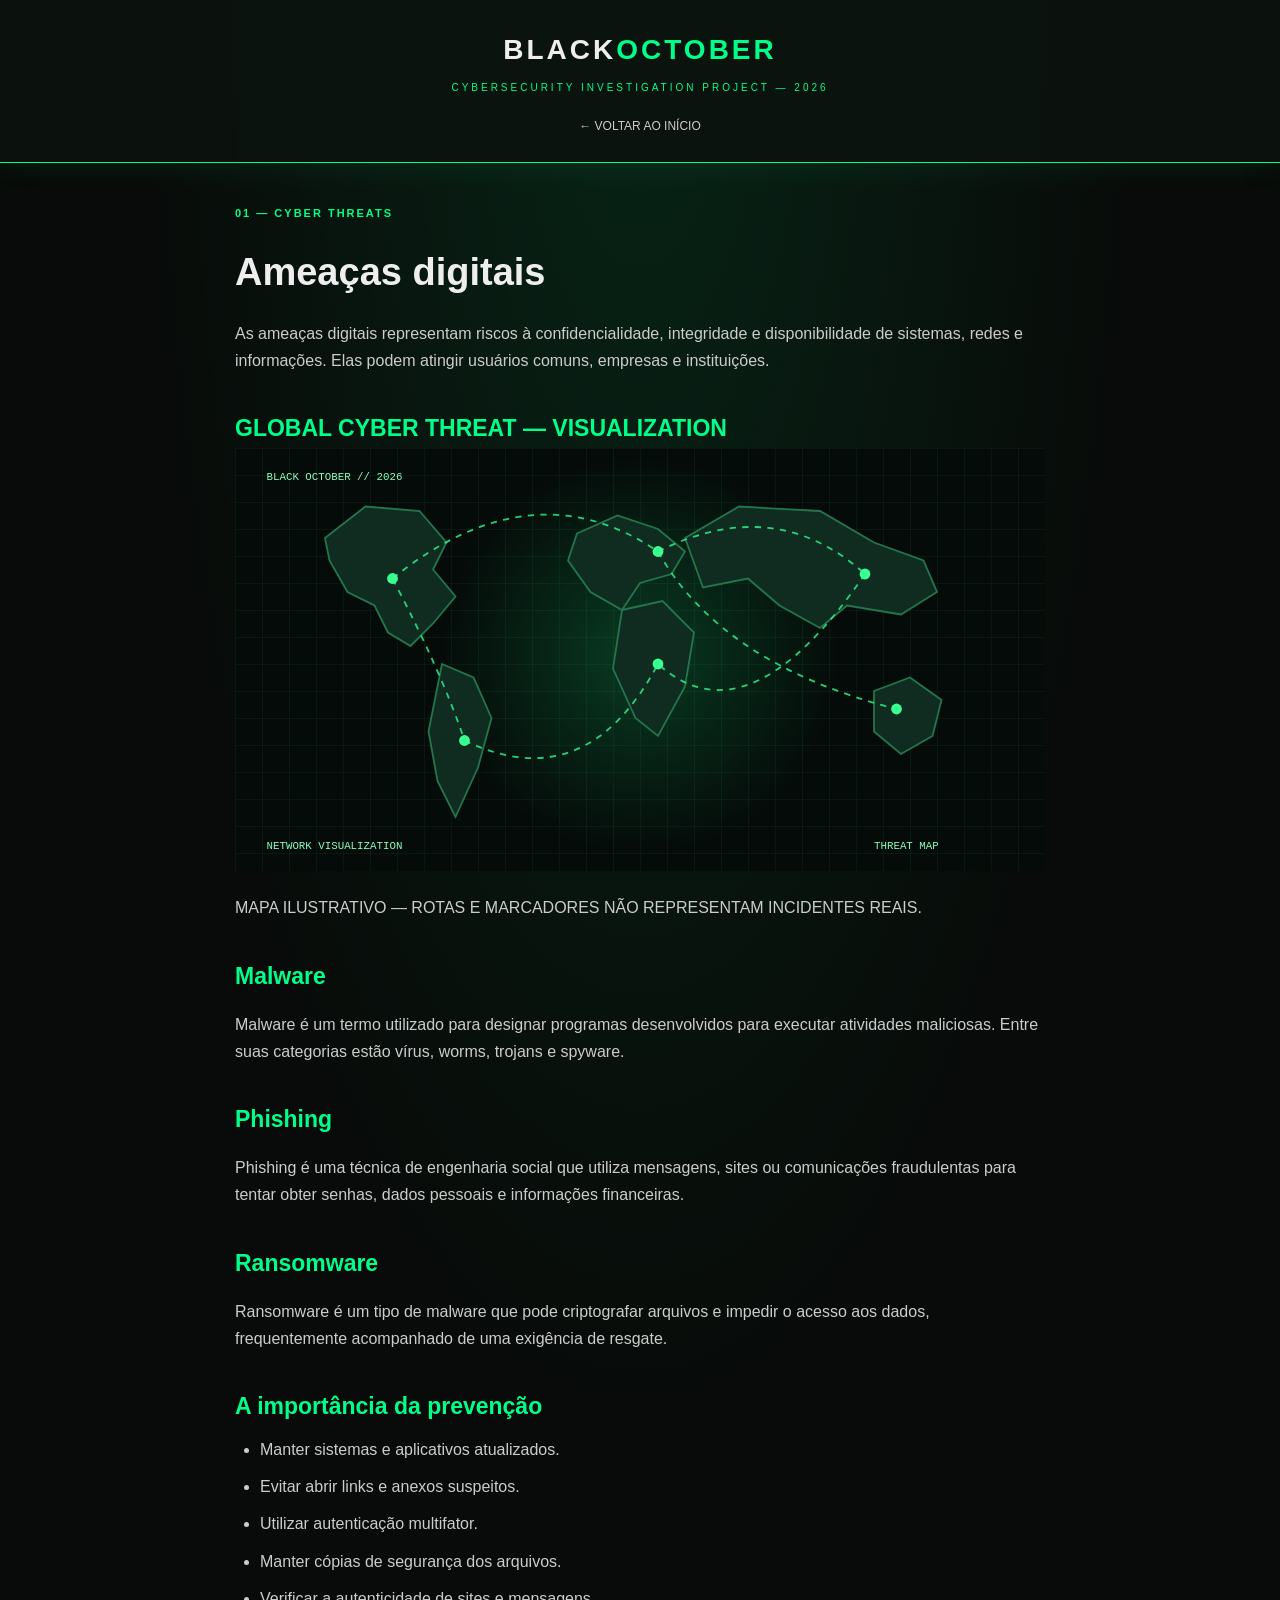
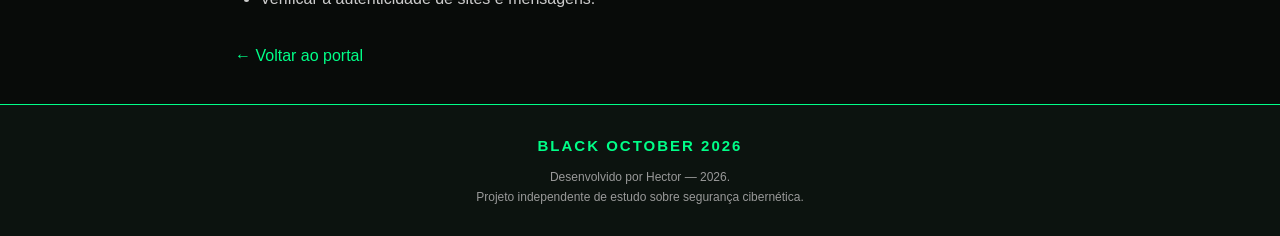
<file: ameacas.html>
<!DOCTYPE html>
<html lang="pt-BR">
<head>
    <meta charset="UTF-8">
    <meta name="viewport" content="width=device-width, initial-scale=1.0">
    <meta name="theme-color" content="#080b09">
    <meta name="description" content="Investigação educativa sobre malware, phishing, ransomware e ameaças digitais.">

    <title>Ameaças Digitais | BLACK OCTOBER 2026</title>

    <link rel="stylesheet" href="style.css">
</head>

<body>

<header>
    <a class="logo" href="index.html">
        BLACK<span>OCTOBER</span>
    </a>

    <p class="subtitle">CYBERSECURITY INVESTIGATION PROJECT — 2026</p>

    <nav>
        <a href="index.html">← Voltar ao início</a>
    </nav>
</header>

<main class="article">

    <span class="tag">01 — CYBER THREATS</span>

    <h1>Ameaças digitais</h1>

    <p>
        As ameaças digitais representam riscos à confidencialidade,
        integridade e disponibilidade de sistemas, redes e informações.
        Elas podem atingir usuários comuns, empresas e instituições.
    </p>

    <section class="cyber-map">
        <h2>GLOBAL CYBER THREAT — VISUALIZATION</h2>

        <svg viewBox="0 0 900 470" role="img"
             aria-label="Mapa ilustrativo de conexões digitais entre regiões do mundo">

            <defs>
                <pattern id="grid" width="30" height="30"
                         patternUnits="userSpaceOnUse">
                    <path d="M30 0H0V30" fill="none"
                          stroke="#123325" stroke-width="0.7"/>
                </pattern>

                <radialGradient id="glow">
                    <stop offset="0%" stop-color="#16ff85" stop-opacity=".2"/>
                    <stop offset="100%" stop-color="#16ff85" stop-opacity="0"/>
                </radialGradient>
            </defs>

            <rect width="900" height="470" fill="#050b09"/>
            <rect width="900" height="470" fill="url(#grid)"/>
            <circle cx="450" cy="230" r="220" fill="url(#glow)"/>

            <g fill="#102b20" stroke="#23764b" stroke-width="2">
                <path d="M100 100 L145 65 L205 70 L235 105 L220 135 L245 165 L220 195 L195 220 L170 205 L155 175 L125 160 L105 125 Z"/>
                <path d="M230 240 L265 255 L285 300 L270 355 L245 410 L225 370 L215 315 Z"/>
                <path d="M380 95 L425 75 L470 90 L500 115 L485 140 L450 150 L430 180 L395 160 L370 125 Z"/>
                <path d="M430 180 L475 170 L510 205 L500 265 L470 320 L445 300 L420 245 Z"/>
                <path d="M500 100 L560 65 L650 70 L710 105 L765 125 L780 160 L740 185 L680 175 L650 200 L605 175 L570 145 L520 155 Z"/>
                <path d="M710 270 L750 255 L785 280 L775 320 L740 340 L710 315 Z"/>
            </g>

            <g fill="none" stroke="#29ff91" stroke-width="2"
               stroke-dasharray="7 7" opacity=".8">
                <path d="M175 145 Q330 20 470 115"/>
                <path d="M470 115 Q600 50 700 140"/>
                <path d="M470 115 Q540 240 735 290"/>
                <path d="M175 145 Q230 250 255 325"/>
                <path d="M255 325 Q390 390 470 240"/>
                <path d="M700 140 Q570 330 470 240"/>
            </g>

            <g fill="#39ff91">
                <circle cx="175" cy="145" r="6"/>
                <circle cx="470" cy="115" r="6"/>
                <circle cx="700" cy="140" r="6"/>
                <circle cx="255" cy="325" r="6"/>
                <circle cx="470" cy="240" r="6"/>
                <circle cx="735" cy="290" r="6"/>
            </g>

            <g fill="#8affbd" font-family="monospace" font-size="12">
                <text x="35" y="35">BLACK OCTOBER // 2026</text>
                <text x="35" y="445">NETWORK VISUALIZATION</text>
                <text x="710" y="445">THREAT MAP</text>
            </g>
        </svg>

        <p class="map-caption">
            MAPA ILUSTRATIVO — ROTAS E MARCADORES NÃO REPRESENTAM
            INCIDENTES REAIS.
        </p>
    </section>

    <section>
        <h2>Malware</h2>
        <p>
            Malware é um termo utilizado para designar programas
            desenvolvidos para executar atividades maliciosas.
            Entre suas categorias estão vírus, worms, trojans e spyware.
        </p>
    </section>

    <section>
        <h2>Phishing</h2>
        <p>
            Phishing é uma técnica de engenharia social que utiliza
            mensagens, sites ou comunicações fraudulentas para tentar
            obter senhas, dados pessoais e informações financeiras.
        </p>
    </section>

    <section>
        <h2>Ransomware</h2>
        <p>
            Ransomware é um tipo de malware que pode criptografar
            arquivos e impedir o acesso aos dados, frequentemente
            acompanhado de uma exigência de resgate.
        </p>
    </section>

    <section>
        <h2>A importância da prevenção</h2>
        <ul>
            <li>Manter sistemas e aplicativos atualizados.</li>
            <li>Evitar abrir links e anexos suspeitos.</li>
            <li>Utilizar autenticação multifator.</li>
            <li>Manter cópias de segurança dos arquivos.</li>
            <li>Verificar a autenticidade de sites e mensagens.</li>
        </ul>
    </section>

    <a class="back" href="index.html">← Voltar ao portal</a>

</main>

<footer>
    <strong>BLACK OCTOBER 2026</strong>
    <p>Desenvolvido por Hector — 2026.</p>
    <p>Projeto independente de estudo sobre segurança cibernética.</p>
</footer>

</body>
</html>
</file>
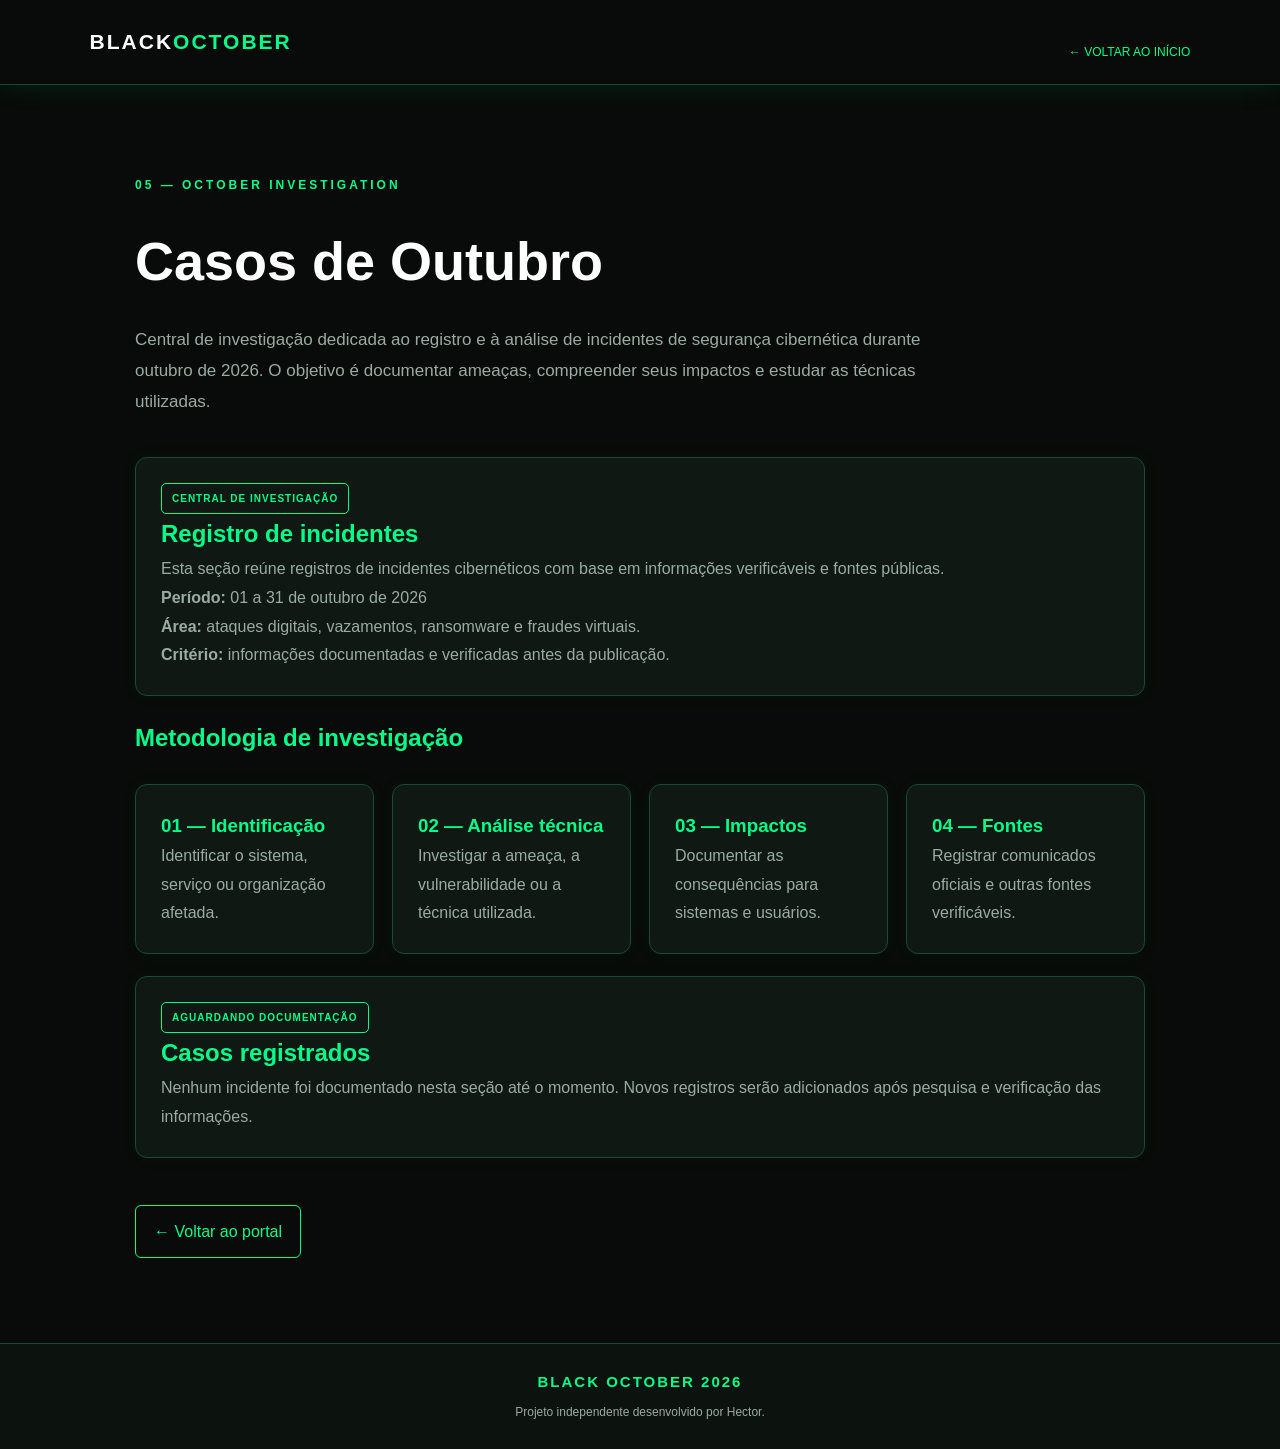
<file: casos-outubro.html>
<!DOCTYPE html>
<html lang="pt-BR">
<head>
<meta charset="UTF-8">
<meta name="viewport" content="width=device-width, initial-scale=1.0">
<meta name="theme-color" content="#080b09">
<title>Casos de Outubro | BLACK OCTOBER 2026</title>

<link rel="stylesheet" href="style.css">

<style>
:root {
    --bg: #080b09;
    --panel: #101813;
    --green: #00ff88;
    --text: #e5eee8;
    --muted: #9aaca1;
    --border: #174b35;
}

* {
    box-sizing: border-box;
}

body {
    margin: 0;
    background: var(--bg) !important;
    color: var(--text) !important;
    font-family: Arial, Helvetica, sans-serif;
}

header {
    background: #080b09;
    border-bottom: 1px solid var(--border);
    padding: 22px 7%;
    display: flex;
    align-items: center;
    justify-content: space-between;
    gap: 15px;
}

.logo {
    color: white;
    font-weight: 900;
    font-size: 21px;
    text-decoration: none;
    letter-spacing: 2px;
}

.logo span {
    color: var(--green);
}

nav a {
    color: var(--green);
    text-decoration: none;
}

main {
    width: min(100% - 36px, 1050px);
    margin: 55px auto;
}

.tag {
    color: var(--green);
    font-size: 12px;
    letter-spacing: 3px;
    font-weight: bold;
}

h1 {
    color: white;
    font-size: clamp(32px, 6vw, 54px);
    margin: 18px 0;
}

h2, h3 {
    color: var(--green);
}

p {
    color: var(--muted);
    line-height: 1.8;
}

.intro {
    font-size: 17px;
    max-width: 800px;
    margin-bottom: 40px;
}

.panel {
    background: var(--panel);
    border: 1px solid var(--border);
    border-radius: 12px;
    padding: 25px;
    margin: 22px 0;
    box-shadow: 0 0 20px rgba(0, 255, 136, 0.035);
}

.panel h2, .panel h3 {
    margin-top: 0;
}

.status {
    display: inline-block;
    color: var(--green);
    border: 1px solid var(--green);
    border-radius: 5px;
    padding: 6px 10px;
    font-size: 10px;
    letter-spacing: 1px;
    font-weight: bold;
}

.grid {
    display: grid;
    grid-template-columns: repeat(auto-fit, minmax(220px, 1fr));
    gap: 18px;
}

.grid .panel {
    margin: 0;
}

.back {
    display: inline-block;
    margin-top: 25px;
    color: var(--green);
    text-decoration: none;
    border: 1px solid var(--green);
    padding: 12px 18px;
    border-radius: 6px;
}

.back:hover {
    background: var(--green);
    color: #080b09;
}

footer {
    border-top: 1px solid var(--border);
    padding: 25px;
    text-align: center;
    color: var(--muted);
}

footer strong {
    color: var(--green);
}

@media (max-width: 600px) {
    header {
        padding: 18px;
        flex-direction: column;
    }

    main {
        margin: 35px auto;
    }

    .panel {
        padding: 19px;
    }
}
</style>
</head>

<body>

<header>
    <a class="logo" href="index.html">BLACK<span>OCTOBER</span></a>
    <nav>
        <a href="index.html">← Voltar ao início</a>
    </nav>
</header>

<main>

    <span class="tag">05 — OCTOBER INVESTIGATION</span>

    <h1>Casos de Outubro</h1>

    <p class="intro">
        Central de investigação dedicada ao registro e à análise
        de incidentes de segurança cibernética durante outubro de 2026.
        O objetivo é documentar ameaças, compreender seus impactos
        e estudar as técnicas utilizadas.
    </p>

    <section class="panel">
        <span class="status">CENTRAL DE INVESTIGAÇÃO</span>
        <h2>Registro de incidentes</h2>

        <p>
            Esta seção reúne registros de incidentes cibernéticos
            com base em informações verificáveis e fontes públicas.
        </p>

        <p><strong>Período:</strong> 01 a 31 de outubro de 2026</p>
        <p><strong>Área:</strong> ataques digitais, vazamentos,
        ransomware e fraudes virtuais.</p>
        <p><strong>Critério:</strong> informações documentadas
        e verificadas antes da publicação.</p>
    </section>

    <h2>Metodologia de investigação</h2>

    <div class="grid">
        <section class="panel">
            <h3>01 — Identificação</h3>
            <p>Identificar o sistema, serviço ou organização afetada.</p>
        </section>

        <section class="panel">
            <h3>02 — Análise técnica</h3>
            <p>Investigar a ameaça, a vulnerabilidade ou a técnica utilizada.</p>
        </section>

        <section class="panel">
            <h3>03 — Impactos</h3>
            <p>Documentar as consequências para sistemas e usuários.</p>
        </section>

        <section class="panel">
            <h3>04 — Fontes</h3>
            <p>Registrar comunicados oficiais e outras fontes verificáveis.</p>
        </section>
    </div>

    <section class="panel">
        <span class="status">AGUARDANDO DOCUMENTAÇÃO</span>
        <h2>Casos registrados</h2>

        <p>
            Nenhum incidente foi documentado nesta seção até o momento.
            Novos registros serão adicionados após pesquisa e verificação
            das informações.
        </p>
    </section>

    <a class="back" href="index.html">← Voltar ao portal</a>

</main>

<footer>
    <strong>BLACK OCTOBER 2026</strong>
    <p>Projeto independente desenvolvido por Hector.</p>
</footer>

</body>
</html>
</file>
<file: style.css>
/* ==========================================
   BLACK OCTOBER 2026
   DESENVOLVIDO POR HECTOR
   DESIGN: BLACK / NEON GREEN / CYBERSECURITY
========================================== */

/* CONFIGURAÇÕES GERAIS */

* {
    margin: 0;
    padding: 0;
    box-sizing: border-box;
    scroll-behavior: smooth;
}

:root {
    --background: #080b09;
    --background-secondary: #0c130f;
    --panel: #111a14;
    --panel-hover: #17251b;
    --green: #00ff88;
    --green-dark: #00bd68;
    --white: #eeeeee;
    --gray: #aaaaaa;
    --border: #263b2d;
}

html {
    scroll-behavior: smooth;
}

body {
    background-color: var(--background) !important;
    color: var(--white) !important;
    font-family: Arial, Helvetica, sans-serif;
    line-height: 1.7;
    min-height: 100vh;

    background-image:
        radial-gradient(
            ellipse at 50% 0%,
            rgba(0, 255, 136, 0.10),
            transparent 55%
        );
}

/* LINKS */

a {
    color: inherit;
    text-decoration: none;
}

/* CABEÇALHO */

header {
    position: relative;
    background: rgba(12, 19, 15, 0.97);
    text-align: center;
    padding: 26px 15px;
    border-bottom: 1px solid var(--green);
    box-shadow: 0 3px 25px rgba(0, 255, 136, 0.08);
}

.logo {
    display: inline-block;
    color: var(--white);
    font-size: 28px;
    font-weight: 900;
    letter-spacing: 3px;
}

.logo span,
h1 span {
    color: var(--green);
}

.subtitle {
    color: var(--green);
    font-size: 10px;
    letter-spacing: 3px;
    margin-top: 5px;
}

/* MENU */

nav {
    display: flex;
    justify-content: center;
    flex-wrap: wrap;
    gap: 25px;
    margin-top: 20px;
}

nav a {
    color: #cccccc;
    font-size: 12px;
    text-transform: uppercase;
    transition: 0.3s;
}

nav a:hover {
    color: var(--green);
    text-shadow: 0 0 10px var(--green);
}

/* CONTEÚDO */

main {
    max-width: 1150px;
    margin: auto;
    padding: 30px 20px;
}

/* APRESENTAÇÃO */

.hero {
    display: flex;
    align-items: center;
    justify-content: space-between;
    gap: 40px;
    padding: 65px 0;
}

.hero-text {
    flex: 1;
}

.tag {
    color: var(--green);
    font-size: 11px;
    letter-spacing: 2px;
    font-weight: bold;
}

.hero h1 {
    font-size: clamp(34px, 5vw, 48px);
    line-height: 1.2;
    margin: 20px 0;
    color: var(--white);
}

.hero-text p {
    color: #bbbbbb;
    font-size: 14px;
    margin-bottom: 18px;
}

/* IMAGEM PRINCIPAL */

.hero-visual {
    position: relative;
    width: 47%;
    min-width: 0;
    border: 1px solid var(--green);
    border-radius: 12px;
    overflow: hidden;
    box-shadow: 0 0 25px rgba(0, 255, 136, 0.10);
}

.hero-visual img {
    display: block;
    width: 100%;
    height: 330px;
    object-fit: cover;
    opacity: 0.82;
}

.visual-label {
    position: absolute;
    bottom: 0;
    left: 0;
    width: 100%;
    padding: 12px;
    background: rgba(0, 0, 0, 0.75);
    color: var(--green);
    font-size: 10px;
    letter-spacing: 3px;
}

/* BOTÃO */

.button {
    display: inline-block;
    margin-top: 12px;
    padding: 12px 22px;
    background: var(--green);
    color: #061009;
    font-weight: bold;
    font-size: 12px;
    letter-spacing: 1px;
    border-radius: 5px;
    transition: 0.3s;
}

.button:hover {
    background: var(--white);
    transform: translateY(-3px);
    box-shadow: 0 0 20px rgba(0, 255, 136, 0.3);
}

/* TÍTULOS DE SEÇÃO */

.section-heading {
    margin-bottom: 25px;
}

.section-heading h2,
.about h2 {
    color: var(--white);
    font-size: 28px;
    margin: 12px 0;
}

.section-heading p {
    color: var(--gray);
    font-size: 14px;
}

/* GRADE DE CARTÕES */

.grid {
    display: grid;
    grid-template-columns: repeat(2, minmax(0, 1fr));
    gap: 24px;
    margin-top: 25px;
}

/* CARTÕES */

.card {
    display: block;
    background: var(--panel);
    border: 1px solid var(--border);
    border-radius: 10px;
    overflow: hidden;
    color: var(--white);
    transition: 0.3s;
}

.card:hover {
    background: var(--panel-hover);
    border-color: var(--green);
    transform: translateY(-6px);
    box-shadow: 0 0 22px rgba(0, 255, 136, 0.13);
}

/* IMAGENS DOS CARTÕES */

.card-image {
    width: 100%;
    height: 195px;
    overflow: hidden;
    border-bottom: 1px solid var(--border);
}

.card-image img {
    display: block;
    width: 100%;
    height: 100%;
    object-fit: cover;
    transition: transform 0.5s;
}

.card:hover .card-image img {
    transform: scale(1.05);
}

/* CONTEÚDO DOS CARTÕES */

.card-content {
    padding: 22px;
}

.card-content span {
    color: var(--green);
    font-size: 10px;
    letter-spacing: 1.5px;
    font-weight: bold;
}

.card-content h3 {
    color: var(--white);
    font-size: 21px;
    margin: 9px 0;
}

.card-content p {
    color: #aaaaaa;
    font-size: 14px;
    margin-bottom: 18px;
}

.card-content b {
    color: var(--green);
    font-size: 11px;
    letter-spacing: 1px;
}

/* SOBRE */

.about {
    margin: 55px 0;
    padding: 30px;
    background: var(--panel);
    border: 1px solid var(--border);
    border-left: 3px solid var(--green);
    border-radius: 8px;
}

.about h2 {
    margin-top: 12px;
}

.about p {
    color: #bbbbbb;
    font-size: 14px;
    margin-top: 14px;
}

/* FRASE FINAL */

.quote {
    text-align: center;
    padding: 40px 15px;
    margin: 50px 0 30px;
    border-top: 1px solid var(--border);
    border-bottom: 1px solid var(--border);
    background: rgba(0, 255, 136, 0.025);
}

.quote h2 {
    color: var(--green);
    font-size: 25px;
    text-shadow: 0 0 12px rgba(0, 255, 136, 0.2);
}

.quote p {
    color: var(--gray);
    font-size: 12px;
    letter-spacing: 2px;
    margin-top: 10px;
}

/* RODAPÉ */

footer {
    background: #0c130f;
    border-top: 1px solid var(--green);
    text-align: center;
    padding: 28px 15px;
    color: #999999;
    font-size: 12px;
}

footer strong {
    display: block;
    color: var(--green);
    font-size: 15px;
    letter-spacing: 2px;
    margin-bottom: 8px;
}

/* PÁGINAS INTERNAS */

.article {
    max-width: 850px;
    margin: 35px auto;
    padding: 0 20px;
}

.article h1 {
    color: var(--white);
    font-size: 38px;
    margin: 15px 0;
}

.article h2 {
    color: var(--green);
    font-size: 23px;
    margin-top: 35px;
}

.article p {
    color: #cccccc;
    margin: 15px 0;
}

.article-image {
    display: block;
    width: 100%;
    max-height: 420px;
    object-fit: cover;
    border-radius: 10px;
    border: 1px solid var(--border);
    margin: 20px 0;
}

.article li {
    color: #cccccc;
    margin: 10px 0 10px 25px;
}

.back {
    display: inline-block;
    color: var(--green);
    margin-top: 20px;
}

.back:hover {
    text-shadow: 0 0 10px var(--green);
}

/* SELEÇÃO DE TEXTO */

::selection {
    background: var(--green);
    color: #050807;
}

/* RESPONSIVIDADE */

@media (max-width: 750px) {

    main {
        padding: 20px 16px;
    }

    .hero {
        flex-direction: column;
        align-items: flex-start;
        gap: 28px;
        padding: 40px 0;
    }

    .hero-text {
        width: 100%;
    }

    .hero-visual {
        width: 100%;
    }

    .hero-visual img {
        height: 240px;
    }

    .hero h1 {
        font-size: 35px;
    }

    .grid {
        grid-template-columns: 1fr;
    }

    nav {
        gap: 15px;
    }

    .section-heading h2,
    .about h2 {
        font-size: 24px;
    }

    .card-image {
        height: 190px;
    }

    .quote h2 {
        font-size: 21px;
    }
}

@media (max-width: 380px) {

    .logo {
        font-size: 23px;
    }

    .hero h1 {
        font-size: 30px;
    }

    nav {
        gap: 11px;
    }

    nav a {
        font-size: 10px;
    }
}
</file>
